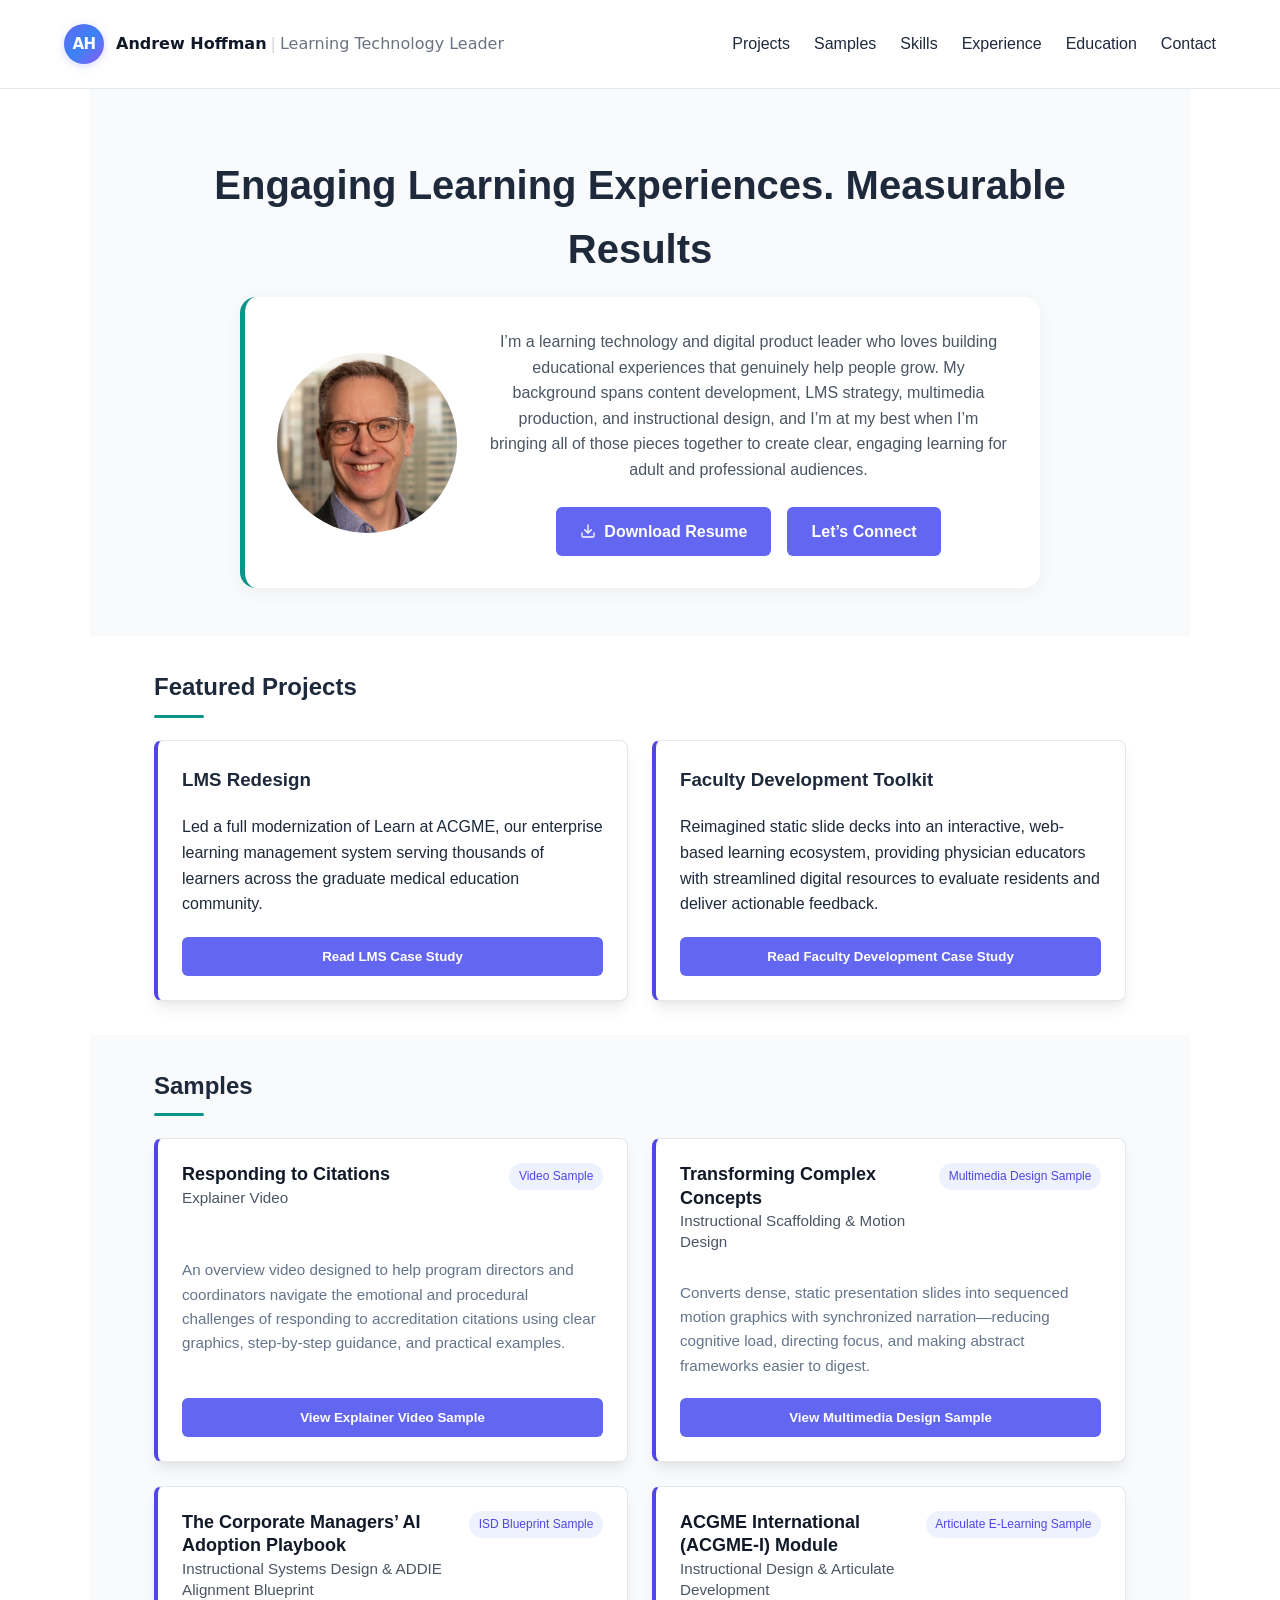
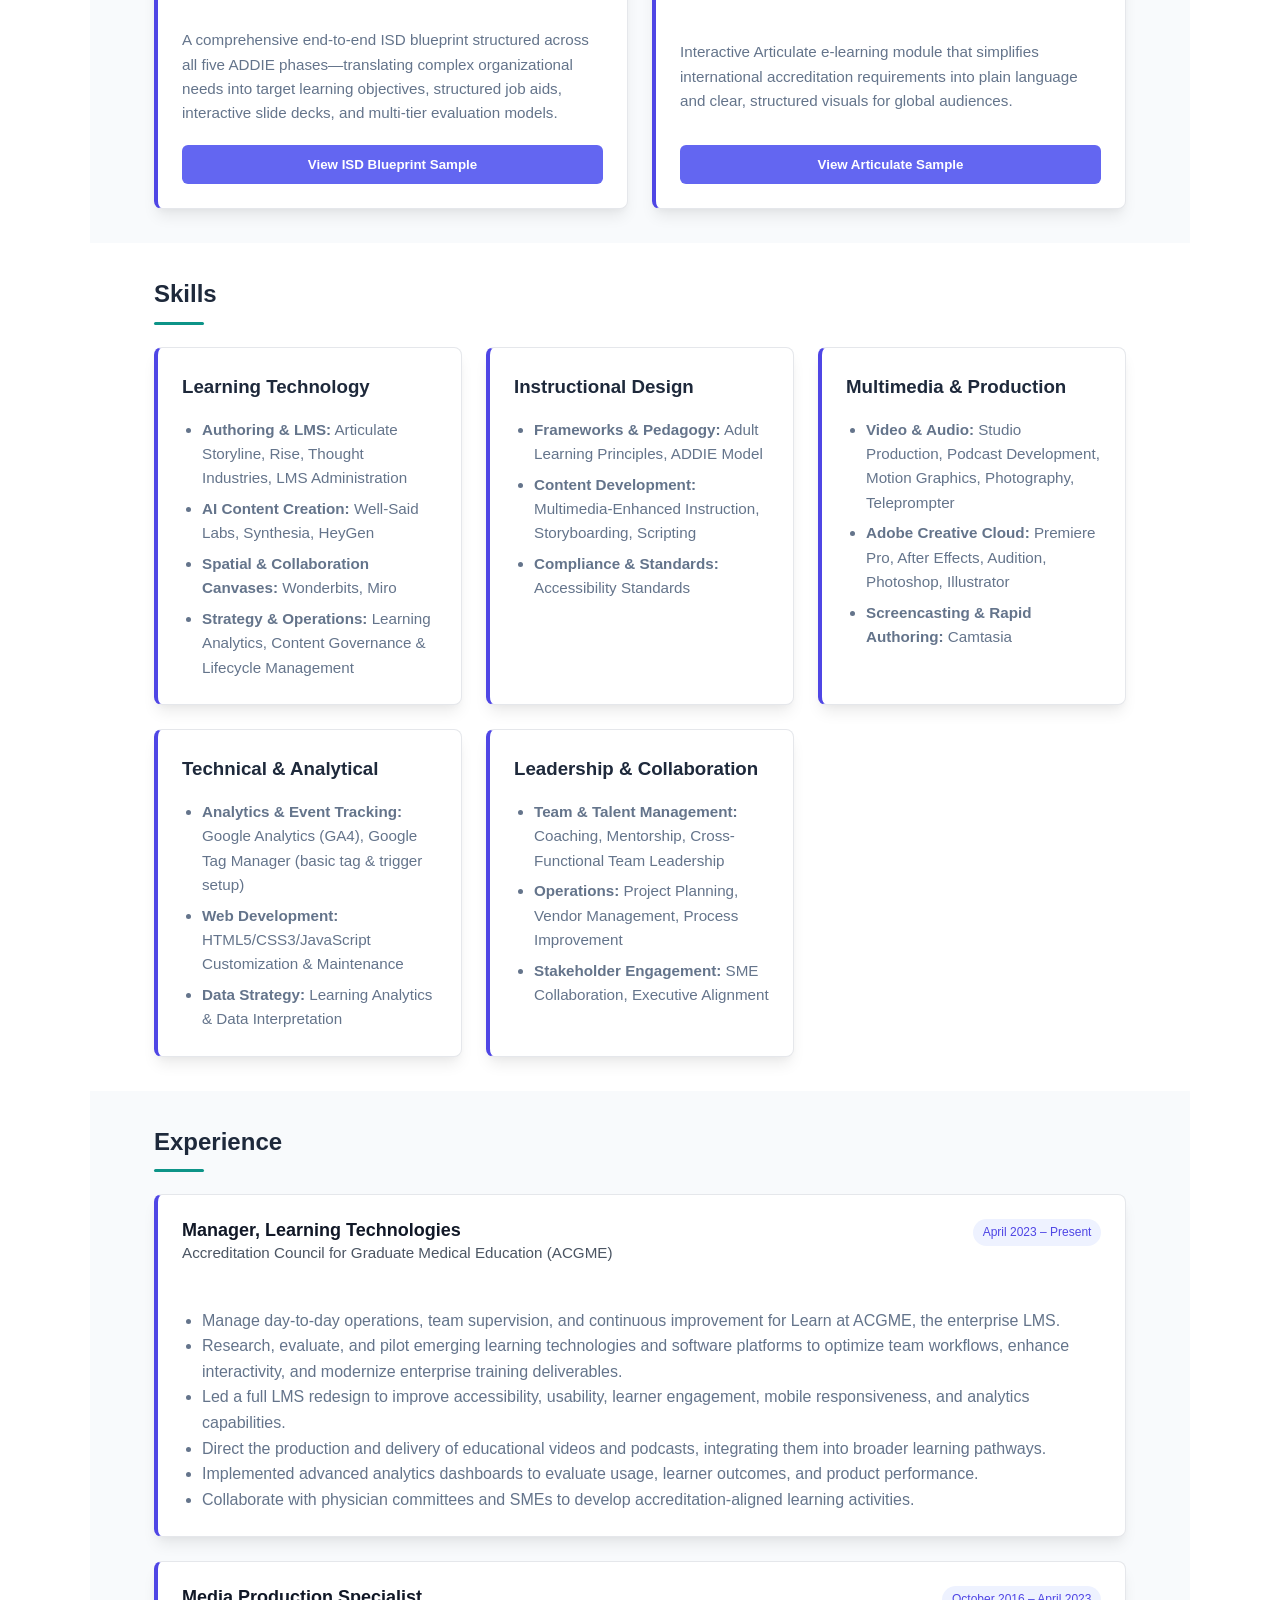
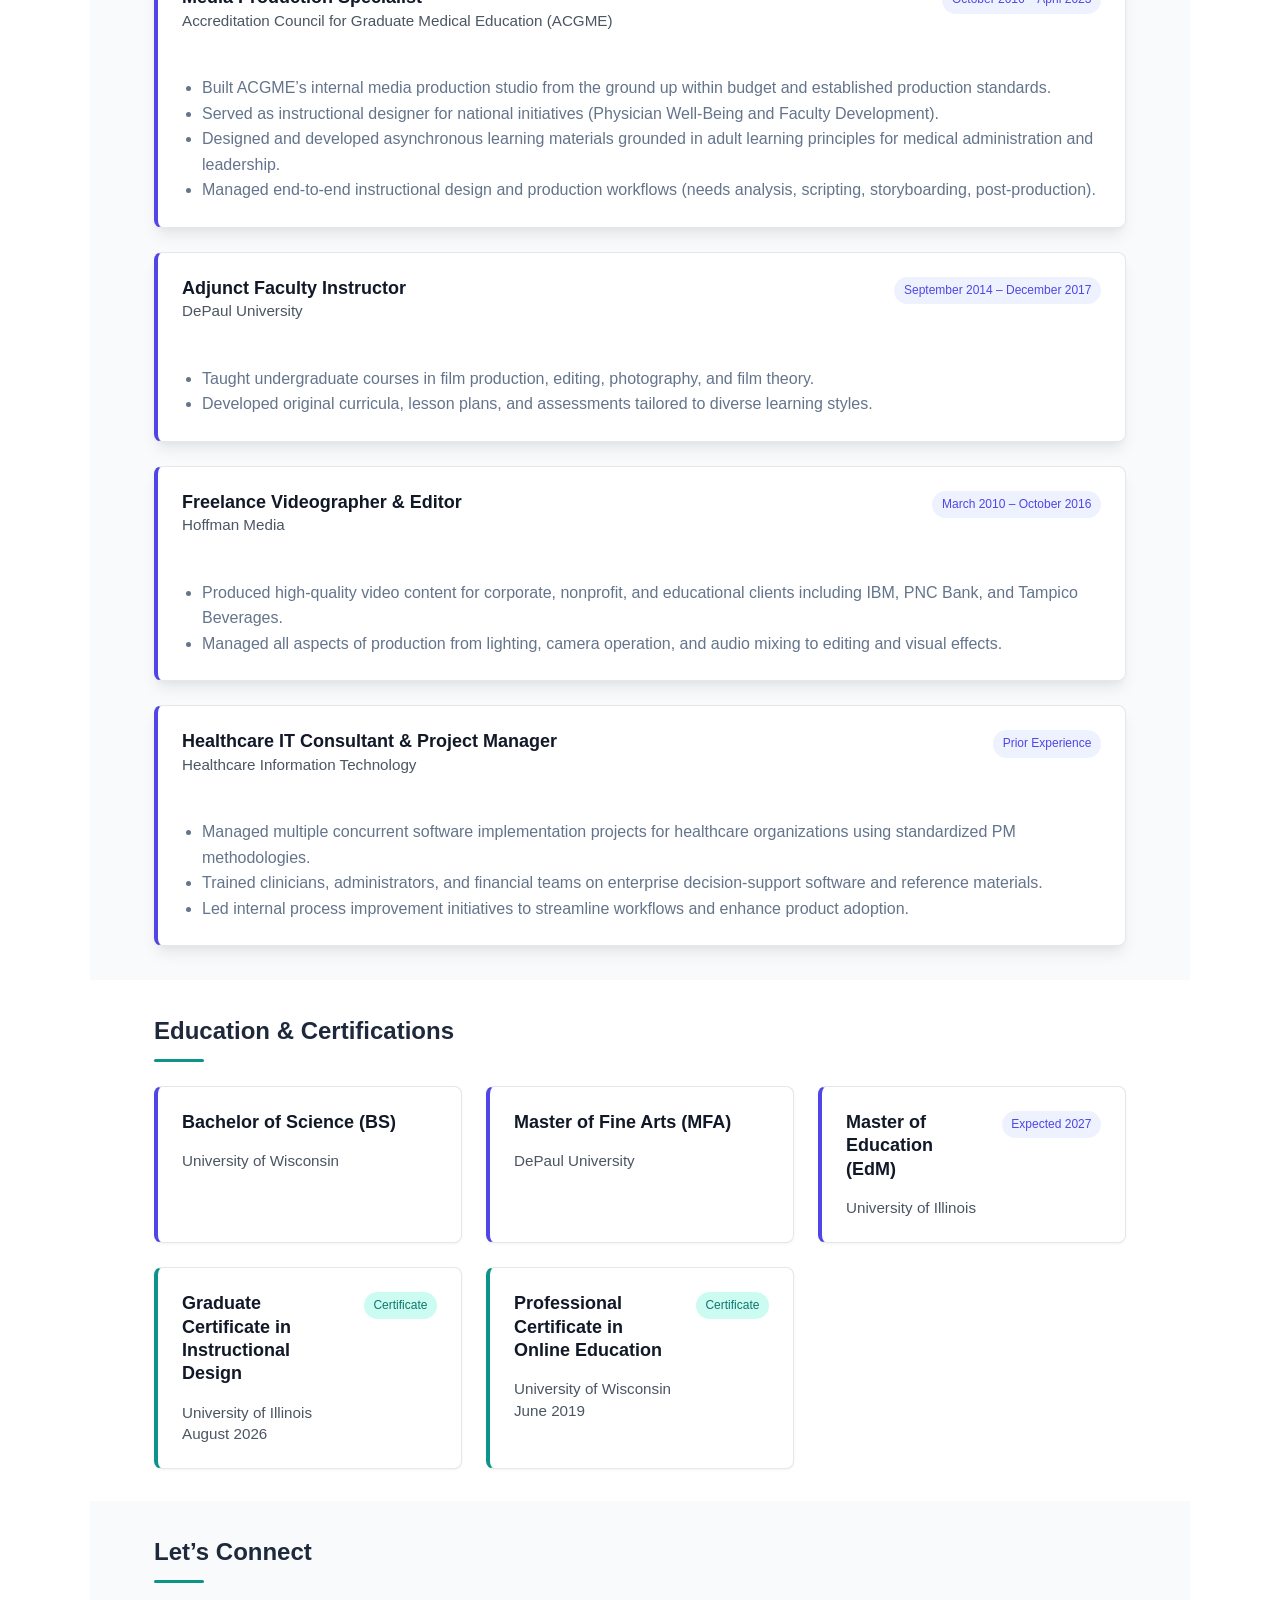
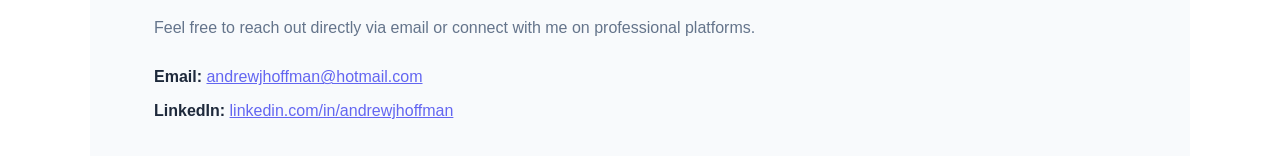
<file: index.html>
<!DOCTYPE html>
<html lang="en">
<head>
  <meta charset="UTF-8">
  <meta name="viewport" content="width=device-width, initial-scale=1.0">
  <title>Andrew Hoffman | Learning Technology Leader</title>
  
  <!-- Favicon -->
  <link rel="icon" type="image/png" href="favicon.png">
  
  <link rel="stylesheet" href="style.css">
</head>

<body>

  <!-- Navigation -->
<nav class="navbar">
  <a href="#" class="brand-logo" aria-label="Home">
    <span class="logo-badge">AH</span>
    <span class="brand-text">Andrew Hoffman <span class="divider">|</span> <span class="tagline">Learning Technology Leader</span></span>
  </a>

  <!-- Hamburger Toggle Button -->
  <button class="hamburger" id="hamburger" aria-label="Toggle navigation" aria-expanded="false">
    <span class="bar"></span>
    <span class="bar"></span>
    <span class="bar"></span>
  </button>

  <ul class="nav-links" id="nav-links">
    <li><a href="#projects">Projects</a></li>
    <li><a href="#samples">Samples</a></li>
    <li><a href="#skills">Skills</a></li>
    <li><a href="#experience">Experience</a></li>
    <li><a href="#education">Education</a></li>
    <li><a href="#contact">Contact</a></li>
  </ul>
</nav>
  <header class="hero">
    <h1>Engaging Learning Experiences. Measurable Results</h1>
<div class="mission-container">
  <!-- Photo on the left -->
  <div class="mission-photo">
    <img src="HeadShot.png" alt="Andrew Hoffman - Learning Technology Leader" />
  </div>

  <!-- Mission statement text on the right -->
<div class="mission-text">
  <p>
    I’m a learning technology and digital product leader who loves building educational experiences that genuinely help people grow. My background spans content development, LMS strategy, multimedia production, and instructional design, and I’m at my best when I’m bringing all of those pieces together to create clear, engaging learning for adult and professional audiences.
  </p>
  
  <!-- Centered Download Resume & Contact Buttons -->
  <div class="hero-buttons">
    <a href="AHoffman_Resume_2026.pdf" download="Andrew_Hoffman_Resume.pdf" class="btn hero-btn-primary">
      <svg width="16" height="16" viewBox="0 0 24 24" fill="none" stroke="currentColor" stroke-width="2" stroke-linecap="round" stroke-linejoin="round">
        <path d="M21 15v4a2 2 0 0 1-2 2H5a2 2 0 0 1-2-2v-4"></path>
        <polyline points="7 10 12 15 17 10"></polyline>
        <line x1="12" y1="15" x2="12" y2="3"></line>
      </svg>
      Download Resume
    </a>
    <a href="#contact" class="btn hero-btn-secondary">
      Let’s Connect
    </a>
  </div>
</div>
  </header>

  <!-- Projects Section -->
  <section id="projects" class="container">
    <h2>Featured Projects</h2>
    <div class="card-grid">
      <article class="card">
        <h3>LMS Redesign</h3>
        <p>Led a full modernization of Learn at ACGME, our enterprise learning management system serving thousands of learners across the graduate medical education community. </p>
        <button onclick="openModal('project1')">Read LMS Case Study</button>
      </article>
      <article class="card">
        <h3>Faculty Development Toolkit</h3>
        <p>Reimagined static slide decks into an interactive, web-based learning ecosystem, providing physician educators with streamlined digital resources to evaluate residents and deliver actionable feedback. </p>
        <button onclick="openModal('project2')">Read Faculty Development Case Study</button>
      </article>
    </div>
  </section>

  <!-- Samples Section -->
<section id="samples" class="container bg-alt">
  <h2>Samples</h2>
  <div class="card-grid" style="margin-top: 1.5rem;">
    
    <!-- Sample 1 -->
    <article class="card">
      <div class="cert-card-header">
        <div>
          <h3 class="cert-title">Responding to Citations</h3>
          <p class="cert-subtitle">Explainer Video</p>
        </div>
        <span class="cert-badge">Video Sample</span>
      </div>
      <p style="color: var(--text-muted); font-size: 0.95rem; line-height: 1.6;">
        An overview video designed to help program directors and coordinators navigate the emotional and procedural challenges of responding to accreditation citations using clear graphics, step-by-step guidance, and practical examples.
      </p>
      <button class="btn" onclick="openModal('sample1')">View Explainer Video Sample</button>
    </article>

<!-- Sample 2 -->
<article class="card">
  <div class="cert-card-header">
    <div>
      <h3 class="cert-title">Transforming Complex Concepts</h3>
      <p class="cert-subtitle">Instructional Scaffolding & Motion Design</p>
    </div>
    <span class="cert-badge">Multimedia Design Sample</span>
  </div>
  <p style="color: var(--text-muted); font-size: 0.95rem; line-height: 1.6;">
    Converts dense, static presentation slides into sequenced motion graphics with synchronized narration—reducing cognitive load, directing focus, and making abstract frameworks easier to digest.
  </p>
  <button class="btn" onclick="openModal('sample2')">View Multimedia Design Sample</button>
</article>

    <!-- Sample 3 -->
<article class="card">
  <div class="cert-card-header">
    <div>
      <h3 class="cert-title">The Corporate Managers’ AI Adoption Playbook</h3>
      <p class="cert-subtitle">Instructional Systems Design & ADDIE Alignment Blueprint</p>
    </div>
    <span class="cert-badge">ISD Blueprint Sample</span>
  </div>
  <p style="color: var(--text-muted); font-size: 0.95rem; line-height: 1.6;">
    A comprehensive end-to-end ISD blueprint structured across all five ADDIE phases—translating complex organizational needs into target learning objectives, structured job aids, interactive slide decks, and multi-tier evaluation models.
  </p>
  <button class="btn" onclick="openModal('sample3')">View ISD Blueprint Sample</button>
</article>

<!-- Sample 4: ACGME_I -->
<article class="card">
  <div class="cert-card-header">
    <div>
      <h3 class="cert-title">ACGME International (ACGME-I) Module</h3>
      <p class="cert-subtitle">Instructional Design & Articulate Development</p>
    </div>
    <span class="cert-badge">Articulate E-Learning Sample</span>
  </div>
  <p style="color: var(--text-muted); font-size: 0.95rem; line-height: 1.6;">
    Interactive Articulate e-learning module that simplifies international accreditation requirements into plain language and clear, structured visuals for global audiences.
  </p>
  <button class="btn" onclick="openModal('sample4')">View Articulate Sample</button>
</article>
  </div>

  
</section>

<!-- Skills Section -->
<section id="skills" class="container">
  <h2>Skills</h2>
  <div class="skills-grid">

    <!-- Card 1: Learning Technology -->
    <div class="skill-item">
      <h3>Learning Technology</h3>
      <ul style="margin-top: 0.5rem; padding-left: 1.25rem; color: var(--text-muted); font-size: 0.95rem; line-height: 1.6;">
        <li style="margin-bottom: 0.4rem;"><strong>Authoring & LMS:</strong> Articulate Storyline, Rise, Thought Industries, LMS Administration</li>
        <li style="margin-bottom: 0.4rem;"><strong>AI Content Creation:</strong> Well-Said Labs, Synthesia, HeyGen</li>
        <li style="margin-bottom: 0.4rem;"><strong>Spatial & Collaboration Canvases:</strong> Wonderbits, Miro</li>
        <li><strong>Strategy & Operations:</strong> Learning Analytics, Content Governance & Lifecycle Management</li>
      </ul>
    </div>

    <!-- Card 2: Instructional Design & Adult Learning -->
    <div class="skill-item">
      <h3>Instructional Design</h3>
      <ul style="margin-top: 0.5rem; padding-left: 1.25rem; color: var(--text-muted); font-size: 0.95rem; line-height: 1.6;">
        <li style="margin-bottom: 0.4rem;"><strong>Frameworks & Pedagogy:</strong> Adult Learning Principles, ADDIE Model</li>
        <li style="margin-bottom: 0.4rem;"><strong>Content Development:</strong> Multimedia-Enhanced Instruction, Storyboarding, Scripting</li>
        <li><strong>Compliance & Standards:</strong> Accessibility Standards</li>
      </ul>
    </div>

    <!-- Card 3: Multimedia & Production -->
    <div class="skill-item">
      <h3>Multimedia & Production</h3>
      <ul style="margin-top: 0.5rem; padding-left: 1.25rem; color: var(--text-muted); font-size: 0.95rem; line-height: 1.6;">
        <li style="margin-bottom: 0.4rem;"><strong>Video & Audio:</strong> Studio Production, Podcast Development, Motion Graphics, Photography, Teleprompter</li>
        <li style="margin-bottom: 0.4rem;"><strong>Adobe Creative Cloud:</strong> Premiere Pro, After Effects, Audition, Photoshop, Illustrator</li>
        <li><strong>Screencasting & Rapid Authoring:</strong> Camtasia</li>
      </ul>
    </div>

    <!-- Card 4: Technical & Analytical -->
    <div class="skill-item">
      <h3>Technical & Analytical</h3>
      <ul style="margin-top: 0.5rem; padding-left: 1.25rem; color: var(--text-muted); font-size: 0.95rem; line-height: 1.6;">
        <li style="margin-bottom: 0.4rem;"><strong>Analytics & Event Tracking:</strong> Google Analytics (GA4), Google Tag Manager (basic tag & trigger setup)</li>
        <li style="margin-bottom: 0.4rem;"><strong>Web Development:</strong> HTML5/CSS3/JavaScript Customization & Maintenance</li>
        <li><strong>Data Strategy:</strong> Learning Analytics & Data Interpretation</li>
      </ul>
    </div>

    <!-- Card 5: Leadership & Collaboration -->
    <div class="skill-item">
      <h3>Leadership & Collaboration</h3>
      <ul style="margin-top: 0.5rem; padding-left: 1.25rem; color: var(--text-muted); font-size: 0.95rem; line-height: 1.6;">
        <li style="margin-bottom: 0.4rem;"><strong>Team & Talent Management:</strong> Coaching, Mentorship, Cross-Functional Team Leadership</li>
        <li style="margin-bottom: 0.4rem;"><strong>Operations:</strong> Project Planning, Vendor Management, Process Improvement</li>
        <li><strong>Stakeholder Engagement:</strong> SME Collaboration, Executive Alignment</li>
      </ul>
    </div>

  </div>
</section>

<!-- Experience Section (Shaded) -->
<section id="experience" class="container bg-alt">
  <h2>Experience</h2>
  <div class="card-grid" style="grid-template-columns: 1fr; margin-top: 1.5rem;">
    
    <!-- ACGME - Manager -->
    <div class="card">
  <div class="cert-card-header">
    <div>
      <h3 class="cert-title">Manager, Learning Technologies</h3>
      <p class="cert-subtitle">Accreditation Council for Graduate Medical Education (ACGME)</p>
    </div>
    <span class="cert-badge">April 2023 – Present</span>
  </div>
  <ul style="margin-top: 1rem; padding-left: 1.25rem; color: var(--text-muted); line-height: 1.6;">
    <li>Manage day-to-day operations, team supervision, and continuous improvement for Learn at ACGME, the enterprise LMS.</li>
    <li>Research, evaluate, and pilot emerging learning technologies and software platforms to optimize team workflows, enhance interactivity, and modernize enterprise training deliverables.</li>
    <li>Led a full LMS redesign to improve accessibility, usability, learner engagement, mobile responsiveness, and analytics capabilities.</li>
    <li>Direct the production and delivery of educational videos and podcasts, integrating them into broader learning pathways.</li>
    <li>Implemented advanced analytics dashboards to evaluate usage, learner outcomes, and product performance.</li>
    <li>Collaborate with physician committees and SMEs to develop accreditation-aligned learning activities.</li>
  </ul>
</div>

    <!-- ACGME - Media Production Specialist -->
    <div class="card">
      <div class="cert-card-header">
        <div>
          <h3 class="cert-title">Media Production Specialist</h3>
          <p class="cert-subtitle">Accreditation Council for Graduate Medical Education (ACGME)</p>
        </div>
        <span class="cert-badge">October 2016 – April 2023</span>
      </div>
      <ul style="margin-top: 1rem; padding-left: 1.25rem; color: var(--text-muted); line-height: 1.6;">
        <li>Built ACGME’s internal media production studio from the ground up within budget and established production standards.</li>
        <li>Served as instructional designer for national initiatives (Physician Well-Being and Faculty Development).</li>
        <li>Designed and developed asynchronous learning materials grounded in adult learning principles for medical administration and leadership.</li>
        <li>Managed end-to-end instructional design and production workflows (needs analysis, scripting, storyboarding, post-production).</li>
      </ul>
    </div>

    <!-- DePaul University -->
    <div class="card">
      <div class="cert-card-header">
        <div>
          <h3 class="cert-title">Adjunct Faculty Instructor</h3>
          <p class="cert-subtitle">DePaul University</p>
        </div>
        <span class="cert-badge">September 2014 – December 2017</span>
      </div>
      <ul style="margin-top: 1rem; padding-left: 1.25rem; color: var(--text-muted); line-height: 1.6;">
        <li>Taught undergraduate courses in film production, editing, photography, and film theory.</li>
        <li>Developed original curricula, lesson plans, and assessments tailored to diverse learning styles.</li>
      </ul>
    </div>

    <!-- Hoffman Media -->
    <div class="card">
      <div class="cert-card-header">
        <div>
          <h3 class="cert-title">Freelance Videographer & Editor</h3>
          <p class="cert-subtitle">Hoffman Media</p>
        </div>
        <span class="cert-badge">March 2010 – October 2016</span>
      </div>
      <ul style="margin-top: 1rem; padding-left: 1.25rem; color: var(--text-muted); line-height: 1.6;">
        <li>Produced high-quality video content for corporate, nonprofit, and educational clients including IBM, PNC Bank, and Tampico Beverages.</li>
        <li>Managed all aspects of production from lighting, camera operation, and audio mixing to editing and visual effects.</li>
      </ul>
    </div>

    <div class="card">
      <div class="cert-card-header">
        <div>
          <h3 class="cert-title">Healthcare IT Consultant & Project Manager</h3>
          <p class="cert-subtitle">Healthcare Information Technology</p>
        </div>
        <span class="cert-badge">Prior Experience</span>
      </div>
      <ul style="margin-top: 1rem; padding-left: 1.25rem; color: var(--text-muted); line-height: 1.6;">
        <li>Managed multiple concurrent software implementation projects for healthcare organizations using standardized PM methodologies.</li>
        <li>Trained clinicians, administrators, and financial teams on enterprise decision-support software and reference materials.</li>
        <li>Led internal process improvement initiatives to streamline workflows and enhance product adoption.</li>
      </ul>
    </div>
  </div>
</section>

<!-- Education & Certifications Section (White) -->
<section id="education" class="container">
  <h2>Education & Certifications</h2>
  <div class="cert-grid">
    <div class="cert-card degree-card">
      <div class="cert-card-header"> 
        <h3 class="cert-title">Bachelor of Science (BS)</h3>
      </div>
      <p class="cert-subtitle">University of Wisconsin</p>
      
    </div>
    
    <div class="cert-card">
      <div class="cert-card-header"> 
        <h3 class="cert-title">Master of Fine Arts (MFA)</h3>
      </div>
      <p class="cert-subtitle">DePaul University</p>
    </div>

    <div class="cert-card">
      <div class="cert-card-header"> 
        <h3 class="cert-title">Master of Education (EdM)</h3>
        <span class="cert-badge">Expected 2027</span>
      </div>
      <p class="cert-subtitle">University of Illinois</p>
    </div>

<a href="https://www.credential.net/ce9b2087-cbde-4104-aa2e-9e71e7c20afa#acc.FixzR1Gy" target="_blank" rel="noopener noreferrer" class="cert-card-link">
  <div class="cert-card cert-type-card">
    <div class="cert-card-header">
      <h3 class="cert-title">Graduate Certificate in Instructional Design</h3>
      <span class="cert-badge">Certificate</span>
    </div>
    <p class="cert-subtitle">University of Illinois<br>August 2026</p>
  </div>
</a>

     <div class="cert-card cert-type-card">
      <div class="cert-card-header">
        <h3 class="cert-title">Professional Certificate in Online Education</h3>
        <span class="cert-badge">Certificate</span>
      </div>
      <p class="cert-subtitle">University of Wisconsin<br>June 2019</p>
    </div>
  </div>
</section>

<!-- Contact Section (Shaded) -->
<section id="contact" class="container bg-alt">
  <h2>Let’s Connect</h2>
  
  <div style="display: flex; gap: 2rem; flex-wrap: wrap; justify-content: center; margin-top: 1.5rem;">
    <!-- Direct Info Column -->
    <div style="flex: 1; min-width: 250px; text-align: left;">
      
      <p style="color: var(--text-muted); margin: 0.5rem 0 1.5rem;">
        Feel free to reach out directly via email or connect with me on professional platforms.
      </p>
      <p><strong>Email:</strong> <a href="mailto:andrewjhoffman@hotmail.com" style="color: var(--primary);">andrewjhoffman@hotmail.com</a></p>
      <p style="margin-top: 0.5rem;"><strong>LinkedIn:</strong> <a href="https://linkedin.com/in/andrewjhoffman" target="_blank" style="color: var(--primary);">linkedin.com/in/andrewjhoffman</a></p>
    </div>

    <!-- Contact Form Column -->
     <!--
    <div style="flex: 1; min-width: 300px;">
      <form id="contactForm" onsubmit="handleFormSubmit(event)">
        <input type="text" placeholder="Your Name" required>
        <input type="email" placeholder="Your Email" required>
        <textarea placeholder="Your Message" rows="4" required></textarea>
        <button type="submit" class="btn">Send Message</button>
      </form>
    </div>
  </div>-->
</section>

  <!-- Modal Component -->
  <div id="modal" class="modal">
    <div class="modal-content">
      <span class="close-btn" onclick="closeModal()">&times;</span>
      <div id="modal-body"></div>
    </div>
  </div>

  <script src="script.js"></script>
</body>
</html>
</file>
<file: style.css>
:root {
  --primary: #6366f1;
  --bg-light: #ffffff;
  --bg-alt: #f8fafc;
  --text-dark: #1e293b;
  --text-muted: #64748b;
  --border: #e2e8f0;
  --teal-accent: #0d9488;
}

* { box-sizing: border-box; margin: 0; padding: 0; }
body { font-family: -apple-system, BlinkMacSystemFont, "Segoe UI", Roboto, sans-serif; color: var(--text-dark); background: var(--bg-light); line-height: 1.6; }

section h2::after {
  content: '';
  display: block;
  width: 50px;
  height: 3px;
  background-color: var(--teal-accent);
  margin-top: 0.5rem;
  border-radius: 2px;
}

.navbar {
  display: flex; 
  justify-content: space-between; 
  align-items: center; 
  padding: 1.5rem 5%; 
  background: var(--bg-light);
  border-bottom: 1px solid var(--border); 
  position: sticky; 
  top: 0; 
  z-index: 100; 
}
.nav-links { 
  display: flex;
  list-style: none; 
  gap: 1.5rem; 
}

/* Hide Hamburger button on desktop */
.hamburger {
  display: none;
  flex-direction: column;
  justify-content: space-between;
  width: 30px;
  height: 21px;
  background: transparent;
  border: none;
  cursor: pointer;
  padding: 0;
  z-index: 1000;
  appearance: none;
}

.hamburger .bar {
  display: block;
  height: 3px;
  width: 100%;
  background-color: #333; /* Change to match your text theme color */
  border-radius: 2px;
  transition: all 0.3s ease-in-out;
}

/* Responsive Styles for Mobile */
@media (max-width: 768px) {
  .hamburger {
    display: flex; /* Show hamburger button on mobile */
  }

  .nav-links {
    position: absolute;
    top: 100%;
    left: 0;
    right: 0;
    background-color: #ffffff; /* Match your navbar background color */
    flex-direction: column;
    align-items: center;
    padding: 1.5rem 0;
    gap: 1.25rem;
    box-shadow: 0 4px 6px rgba(0, 0, 0, 0.1);
    
    /* Hidden state */
    display: none;
  }

  /* Active state when toggled */
  .nav-links.active {
    display: flex;
  }

  /* Transform hamburger to an 'X' icon when active */
  .hamburger.active .bar:nth-child(1) {
    transform: translateY(9px) rotate(45deg);
  }

  .hamburger.active .bar:nth-child(2) {
    opacity: 0;
  }

  .hamburger.active .bar:nth-child(3) {
    transform: translateY(-9px) rotate(-45deg);
  }
}

.nav-links a { text-decoration: none; color: var(--text-dark); font-weight: 500; }

.hero { text-align: center; 
  padding: 3rem 5%; 
  max-width: 1100px; 
  margin: 0 auto; 
  background: var(--bg-alt); 
  
}

/* Centered Hero Buttons Container */
/* Centered Hero Buttons Container */
.hero-buttons {
  margin-top: 1.5rem;
  display: flex;
  justify-content: center; /* Centers buttons horizontally */
  align-items: center;
  gap: 1rem;
  flex-wrap: wrap; /* Keeps buttons responsive on smaller screens */
}

/* Primary Download Button */
.hero-btn-primary {
  text-decoration: none;
  display: inline-flex;
  align-items: center;
  gap: 0.5rem;
}

/* Secondary Contact Button */
.hero-btn-secondary {
  background-color: transparent;
  color: var(--primary);
  border: 1px solid var(--primary);
  text-decoration: none;
  transition: all 0.2s ease-in-out;
}

.hero-btn-secondary:hover {
  background-color: var(--primary);
  color: #ffffff;
}
.hero h1 { font-size: 2.5rem; margin: 1rem 0; }
.hero p { color: var(--text-muted); font-size: 1.125rem; margin-bottom: 1.5rem; }

.mission-container {
  border-left: 5px solid var(--teal-accent);
}

.badge { background: #e0e7ff; color: var(--primary); padding: 0.25rem 0.75rem; border-radius: 999px; font-size: 0.875rem; font-weight: 600; }
.container { padding: 2rem 5%; max-width: 1100px; margin: 0 auto; }
.bg-alt { background: var(--bg-alt); }

.card-grid { 
  display: grid; 
  grid-template-columns: repeat(2, 1fr); 
  gap: 1.5rem; 
  margin-top: 1.5rem; }

.skills-grid {
  display: grid;
  grid-template-columns: repeat(auto-fit, minmax(280px, 1fr));
  gap: 1.5rem;
  margin-top: 1.5rem;
}

.cert-grid { 
  display: grid; 
  grid-template-columns: repeat(3, 1fr); 
  gap: 1.5rem; 
  margin-top: 1.5rem; }


  /* Responsive breakpoint for medium screens (tablets) */
@media (max-width: 992px) {
  .cert-grid {
    grid-template-columns: repeat(2, 1fr); /* Drops to 2 wide */
  }
}

/* Responsive breakpoint for small screens (mobile) */
@media (max-width: 600px) {
  .cert-grid {
    grid-template-columns: 1fr; /* Drops to 1 wide */
  }
  
}

.card {
  background-color: #ffffff;
  border: 1px solid #e5e7eb;
  border-left: 4px solid #4f46e5; /* Accent color matching your brand badge */
  border-radius: 8px;
  padding: 1.5rem;
  box-shadow: 0 1px 3px rgba(0, 0, 0, 0.05);
  transition: transform 0.2s ease, box-shadow 0.2s ease;
  display: flex;
  flex-direction: column;
  justify-content: space-between;
  gap:1.25rem;
}
/* Change this: */
.skill-item, .cert-card {
  background-color: #ffffff;
  border: 1px solid #e5e7eb;
  border-left: 4px solid #4f46e5;
  border-radius: 8px;
  padding: 1.5rem;
  box-shadow: 0 1px 3px rgba(0, 0, 0, 0.05);
  transition: transform 0.2s ease, box-shadow 0.2s ease;
  display: flex;
  flex-direction: column;
  justify-content: flex-start; /* Changed from space-between to flex-start */
  gap: 0.5rem;                 /* Tightens spacing between header and list */
}

/* Header layout inside card */
.cert-card-header {
  display: flex;
  justify-content: space-between;
  align-items: flex-start;
  gap: 1rem;
  margin-bottom: 0.5rem;
}

/* Degree/Certificate Title */
.cert-title {
  font-size: 1.125rem;
  font-weight: 600;
  color: #111827;
  margin: 0;
  line-height: 1.3;
}

/* Optional Tag/Badge */
.cert-badge {
  font-size: 0.75rem;
  font-weight: 500;
  color: #4f46e5;
  background-color: #eef2ff;
  padding: 0.25rem 0.6rem;
  border-radius: 9999px;
  white-space: nowrap;
}

.cert-card-link {
  text-decoration: none;
  color: inherit;
  display: block;
}

/* Subtitle / Focus Area */
.cert-subtitle {
  font-size: 0.95rem;
  color: #4b5563;
  margin: 0;
  line-height: 1.4;
}

.card, .skill-item, .cert-card:hover {
  transform: translateY(-2px);
  box-shadow: 0 10px 15px -3px rgba(0, 0, 0, 0.08), 0 4px 6px -2px rgba(0, 0, 0, 0.03);
}

/* Degree Badge Styling */
.badge-degree {
  background-color: #1E293B;
  color: #FFFFFF;
  border-left: 3px solid #2563EB; /* Accent bar */
  padding: 4px 10px;
  border-radius: 4px;
  font-weight: 600;
}

/* Certificate Badge Styling */
.badge-certification {
  background-color: #CCFBF1;
  color: #0F766E;
  border-left: 3px solid #0D9488; /* Accent bar */
  padding: 4px 10px;
  border-radius: 4px;
  font-weight: 600;
}

/* ==========================================
   Degree Cards (Indigo Theme)
   ========================================== */
.cert-card.degree-card {
  border-left-color: #4f46e5; /* Primary accent border */
}

.cert-card.degree-card .cert-badge {
  background-color: #e0e7ff; /* Soft indigo background */
  color: #3730a3;            /* Dark indigo text */
}

/* ==========================================
   Certificate Cards (Teal Theme)
   ========================================== */
.cert-card.cert-type-card {
  border-left-color: #0d9488; /* Teal accent border */
}

.cert-card.cert-type-card .cert-badge {
  background-color: #ccfbf1; /* Light teal background */
  color: #0f766e;            /* Dark teal text */
}

.btn, button { 
background: var(--primary); 
color: white; 
border: none; 
padding: 0.75rem 1.5rem; 
border-radius: 6px; 
cursor: pointer; 
font-weight: 600; 
}

form { display: flex; flex-direction: column; gap: 1rem; max-width: 500px; margin: 2rem auto 0; }
input, textarea { padding: 0.75rem; border: 1px solid var(--border); border-radius: 6px; font-family: inherit; }

/* Modal Styling */
.modal { display: none; position: fixed; top: 0; left: 0; width: 100%; height: 100%; background: rgba(0,0,0,0.5); justify-content: center; align-items: center; }
.modal-content { background: white; padding: 2rem; border-radius: 8px; max-width: 500px; width: 90%; position: relative; }
.close-btn { position: absolute; top: 1rem; right: 1rem; font-size: 1.5rem; cursor: pointer; }



/* Ensure the photo container doesn't shrink or deform */
.mission-photo {
  flex-shrink: 0; /* Prevents flexbox from squishing the image container */
  display: flex;
  justify-content: center;
  align-items: center;
}

/* Force the image to maintain a perfect square aspect ratio */
.mission-photo img {
  width: 180px;
  height: 180px;
  aspect-ratio: 1 / 1;
  object-fit: cover;
  object-position: top center; /* Focuses framing on the top/face so it doesn't clip */
  border-radius: 50%;
}

/* Mobile Responsiveness Adjustment */
/* Mobile Adjustment */
@media (max-width: 768px) {
  .mission-photo img {
    width: 140px;
    height: 140px;
    margin-bottom: 1rem;
  }
}
/* Container link styling */
.brand-logo {
  display: flex;
  align-items: center;
  gap: .75rem;
  text-decoration: none;
  font-family: system-ui, -apple-system, BlinkMacSystemFont, 'Segoe UI', Roboto, sans-serif;
  color: #1a1a1a;
}

/* Circular Logo Badge */
.logo-badge {
  display: flex;
  align-items: center;
  justify-content: center;
  width: 40px;
  height: 40px;
  border-radius: 50%;
  flex-shrink: 0; /* Prevents badge from shrinking on smaller screens */
  
  /* Gradient background matching the MH badge */
  background: linear-gradient(135deg, #6366f1 0%, #3b82f6 50%, #8b5cf6 100%);
  
  color: #ffffff;
  font-weight: 700;
  font-size: 15px;
  letter-spacing: -0.5px;
  box-shadow: 0 2px 8px rgba(99, 102, 241, 0.25);
  transition: transform 0.2s ease, box-shadow 0.2s ease;
}

/* Hover effect on the badge */
.brand-logo:hover .logo-badge {
  transform: translateY(-1px);
  box-shadow: 0 4px 12px rgba(99, 102, 241, 0.35);
}

/* Text styling */
.brand-text {
  display: flex;
  align-items: center; /* Vertically centers the text within the flex container */
  flex-wrap: wrap;
  font-size: 16px;
  font-weight: 700;
  color: #111827;
  white-space:nowrap;
}

.divider {
  color: #d1d5db;
  margin: 0 4px;
  font-weight: 300;
}

.tagline {
  color: #6b7280;
  font-weight: 400;
}

/* Card Container */
.mission-container {
  display: flex;
  align-items: center; /* Vertically aligns image and text */
  gap: 32px; /* Space between photo and text */
  max-width: 800px; /* Adjust card width as needed */
  margin: 0 auto; /* Center card on page */
  padding: 32px;
  background-color: #ffffff;
  border-radius: 16px;
  box-shadow: 0 4px 20px rgba(0, 0, 0, 0.05); /* Soft card shadow */
}

/* Styling for the button wrapper outside the container */
.hero-cta {
  text-align: center;
  margin-top: 2rem; /* Adjust space between the container and the button */
}

/* Optional: Ensures button displays as inline-block for clean spacing */
.hero-cta .btn {
  display: inline-block;
  text-decoration: none;
}

/* Text Styling */
.mission-text p {
  margin: 0;
  font-size: 16px;
  line-height: 1.6;
  color: #4b5563;
}

/* Ensure hero container stacks vertically on mobile */
@media (max-width: 640px) {
  .mission-container {
    flex-direction: column;
    text-align: center;
    align-items: center;
  }

  .mission-photo img {
    width: 150px;
    height: 150px;
    margin-bottom: 1rem;
  }

  .hero-buttons {
    justify-content: center;
    width: 100%;
  }

  .hero-buttons .btn {
    width: 100%; /* Full-width buttons on mobile for easier tapping */
    max-width: 300px;
  }
}
/* CSS */
@media (max-width: 768px) {
  .brand-text {
    flex-direction: column;   /* Stacks title and tagline vertically */
    align-items: flex-start; /* Aligns text to the left */
    gap: 0.2rem;             /* Tightens gap between stacked lines */
  }

  /* Hide the vertical divider when stacked */
  .brand-text .divider {
    display: none;
  }

  .tagline {
    font-size: 0.85rem;       /* Slightly smaller text for better fit */
    opacity: 0.8;             /* Optional subtle styling */
  }
}
/* ==========================================
   Case Study Modal Custom Formatting
   ========================================== */

/* Expand modal container for detailed reading */
.modal-content {
  max-width: 750px;
  width: 90%;
  max-height: 85vh;
  overflow-y: auto; /* Enable smooth scrolling inside popup */
  padding: 2.5rem;
  text-align: left;
}

.cs-header {
  margin-bottom: 1.5rem;
  border-bottom: 1px solid var(--border);
  padding-bottom: 1rem;
}

.cs-title {
  font-size: 1.75rem;
  color: var(--text-dark);
  margin-top: 0.5rem;
  line-height: 1.2;
}

.cs-subtitle {
  color: var(--text-muted);
  font-size: 1rem;
  margin-top: 0.25rem;
}

/* Quick Stats Metadata Grid */
.cs-stats-grid {
  display: grid;
  grid-template-columns: repeat(3, 1fr);
  gap: 1rem;
  background-color: var(--bg-alt);
  padding: 1rem;
  border-radius: 8px;
  margin-bottom: 1.5rem;
}

.cs-stat-item {
  display: flex;
  flex-direction: column;
  font-size: 0.875rem;
}

.cs-stat-item strong {
  color: var(--text-dark);
  margin-bottom: 0.2rem;
}

.cs-stat-item span {
  color: var(--text-muted);
}

/* Case Study Content Sections */
.cs-section {
  margin-bottom: 1.5rem;
}

.cs-section h3 {
  font-size: 1.2rem;
  color: var(--text-dark);
  margin-bottom: 0.5rem;
}

.cs-section p {
  color: var(--text-muted);
  line-height: 1.6;
}

.cs-list {
  padding-left: 1.25rem;
  color: var(--text-muted);
  line-height: 1.6;
}

.cs-list li {
  margin-bottom: 0.5rem;
}

.cs-image {
  width: 100%;
  height: auto;
  display: block;
  border-radius: 6px; /* Optional: adds smooth rounded corners */
}

.cs-comparison-grid {
  display: grid;
  grid-template-columns: repeat(2, 1fr);
  gap: 1.5rem;
  width: 100%;
  margin-top: 1rem;
}

.cs-media-item {
  display: flex;
  flex-direction: column;
  justify-content: space-between; /* Pushes the caption to the bottom of the card */
  align-items: center;            /* Centers image and caption horizontally */
  height: 100%;                   /* Ensures both grid items stretch to full height */
  gap: 0.5rem;
}

.cs-image-caption {
  font-size: 0.85rem;
  color: var(--text-muted);
  text-align: center;
  margin-top: auto;              /* Pushes caption down to align across both cards */
}

/* Stack comparison images vertically on mobile screens */
@media (max-width: 600px) {
  .cs-comparison-grid {
    grid-template-columns: 1fr;
  }
}

/* Impact Callout Box */
.cs-highlight-box {
  background-color: #eef2ff;
  border-left: 4px solid var(--primary);
  padding: 1.25rem;
  border-radius: 0 8px 8px 0;
  margin-top: 1.5rem;
}

.cs-highlight-box h3 {
  color: #3730a3;
}

.cs-highlight-box .cs-list {
  color: #312e81;
}

/* Responsive adjustment for small screens */
@media (max-width: 600px) {
  .cs-stats-grid {
    grid-template-columns: 1fr;
  }

  .modal-content {
    padding: 1.5rem;
  }
}
@media (max-width: 600px) {
  #contact > div {
    flex-direction: column;
    gap: 1.5rem !important;
  }

  #contact input, 
  #contact textarea, 
  #contact button {
    width: 100%;
    box-sizing: border-box; /* Prevents input padding from causing overflow */
  }
}

/* Stack Featured Projects and Samples on tablets and mobile screens */
@media (max-width: 768px) {
  #projects .card-grid,
  #samples .card-grid {
    grid-template-columns: 1fr !important;
  }
}
</file>
